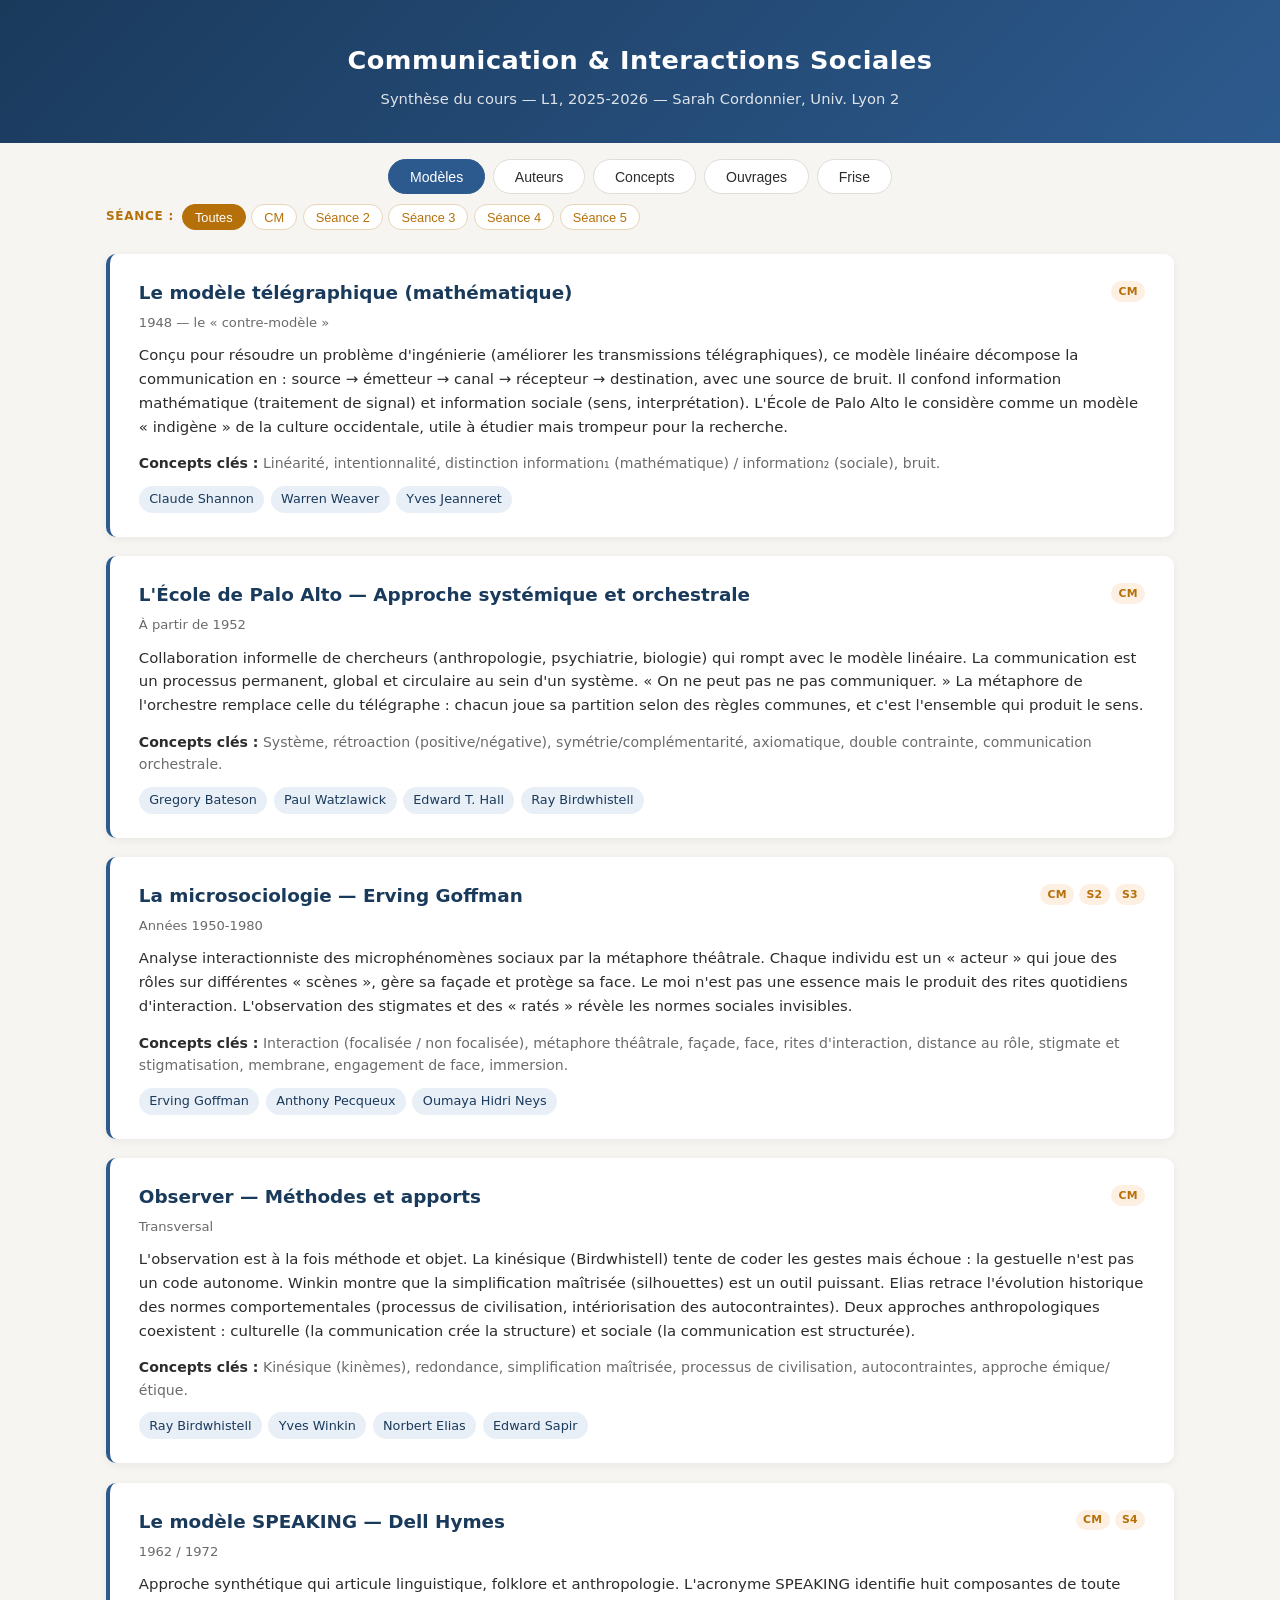
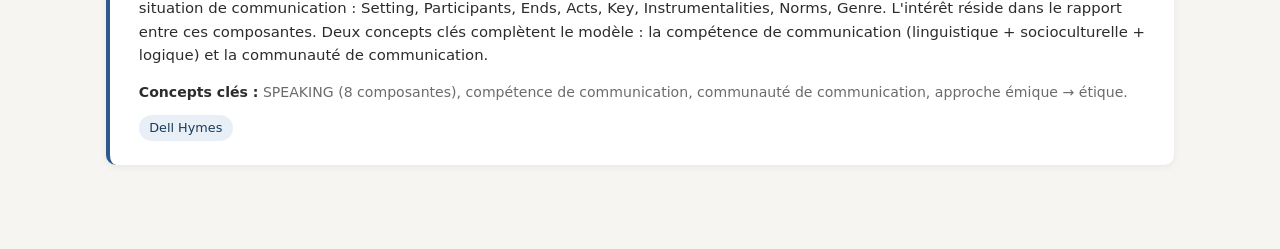
<file: index.html>
<!DOCTYPE html>
<html lang="fr">
<head>
<meta charset="UTF-8">
<meta name="viewport" content="width=device-width, initial-scale=1.0">
<title>Communication & Interactions Sociales — Synthèse concepts</title>
<link rel="stylesheet" href="styles.css">
</head>
<body>

<header>
  <h1>Communication &amp; Interactions Sociales</h1>
  <p>Synthèse du cours — L1, 2025-2026 — Sarah Cordonnier, Univ. Lyon 2</p>
</header>

<nav>
  <button class="active" data-view="models">Modèles</button>
  <button data-view="authors">Auteurs</button>
  <button data-view="concepts">Concepts</button>
  <button data-view="ouvrages">Ouvrages</button>
  <button data-view="timeline">Frise</button>
</nav>

<div class="seance-bar">
  <span class="seance-bar-label">Séance :</span>
  <div class="filter-row" id="globalSeanceFilter"></div>
</div>

<main>

  <!-- ════════════════ MODELS VIEW ════════════════ -->
  <section id="models" class="view active"></section>

  <!-- ════════════════ AUTHORS VIEW ════════════════ -->
  <section id="authors" class="view">
    <div class="search-bar">
      <input type="text" id="search" placeholder="Rechercher un auteur…">
    </div>
    <div class="authors-grid" id="authorsGrid"></div>
  </section>

  <!-- ════════════════ CONCEPTS VIEW ════════════════ -->
  <section id="concepts" class="view">
    <div class="search-bar">
      <input type="text" id="searchConcepts" placeholder="Rechercher un concept…">
    </div>
    <div id="conceptsFilters"></div>
    <div class="concepts-list" id="conceptsList"></div>
  </section>

  <!-- ════════════════ OUVRAGES VIEW ════════════════ -->
  <section id="ouvrages" class="view">
    <div class="search-bar">
      <input type="text" id="searchOuvrages" placeholder="Rechercher un ouvrage, un auteur…">
    </div>
    <div class="ouvrages-list" id="ouvragesList"></div>
  </section>

  <!-- ════════════════ TIMELINE VIEW ════════════════ -->
  <section id="timeline" class="view">
    <div class="tl-legend" id="tlLegend">
      <div class="tl-legend-item"><span class="tl-legend-dot model-legend"></span> Modèle / courant</div>
      <div class="tl-legend-item"><span class="tl-legend-dot work-legend"></span> Œuvre clé</div>
    </div>
    <div class="timeline" id="timelineContainer"></div>
  </section>

</main>

<!-- ════════════════ DETAIL OVERLAY ════════════════ -->
<div class="detail-overlay" id="detailOverlay">
  <div class="detail-panel" id="detailPanel"></div>
</div>

<script src="app.js"></script>
</body>
</html>
</file>
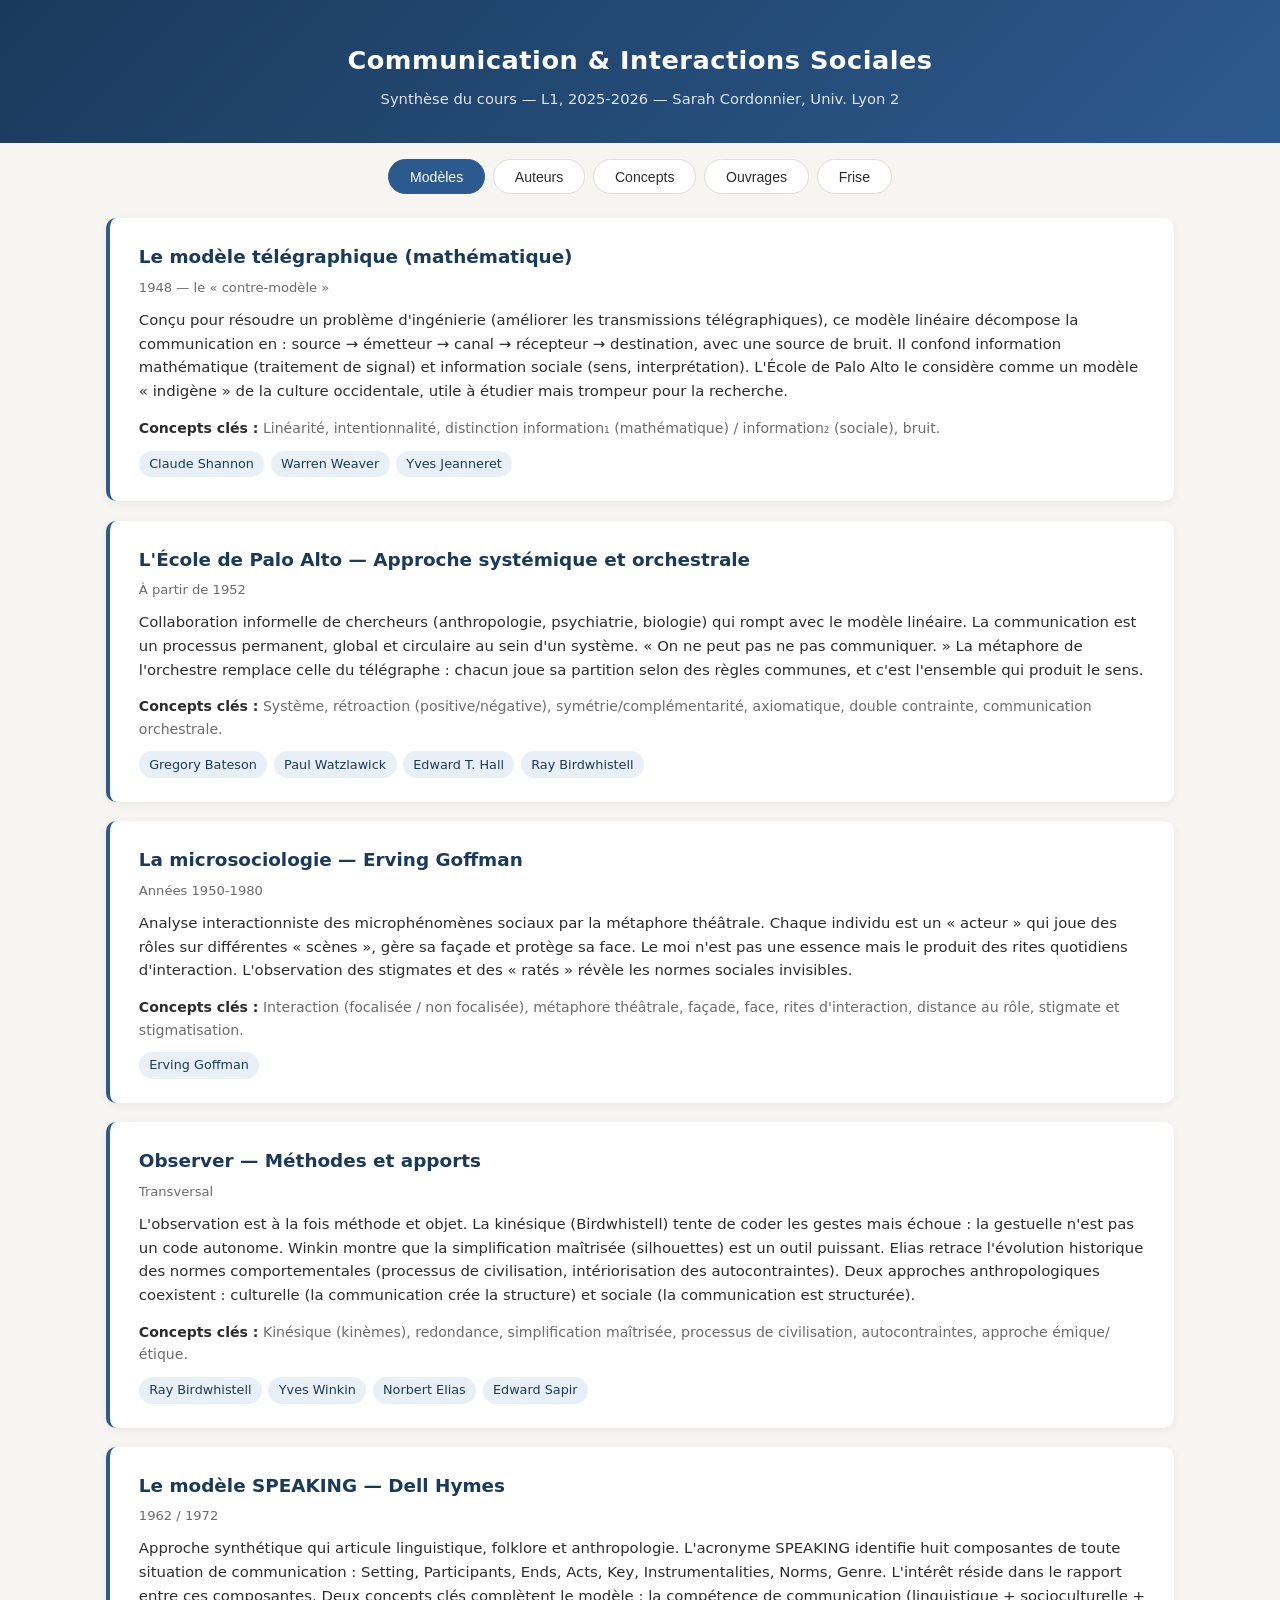
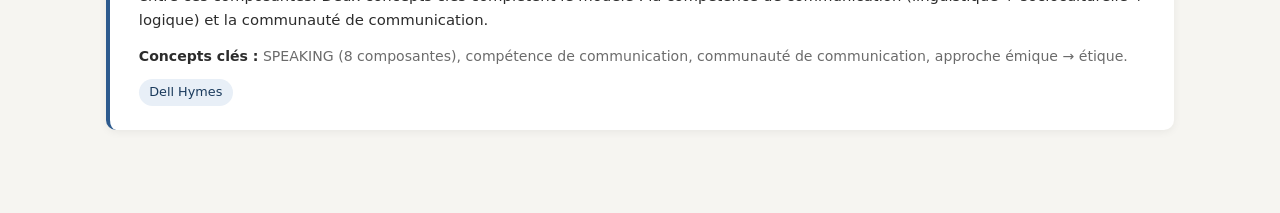
<file: communication-models.html>
<!DOCTYPE html>
<html lang="fr">
<head>
<meta charset="UTF-8">
<meta name="viewport" content="width=device-width, initial-scale=1.0">
<title>Communication & Interactions Sociales — Synthèse</title>
<style>
  :root {
    --bg: #f6f5f1;
    --card: #ffffff;
    --accent: #2d5a8e;
    --accent-light: #e8eff7;
    --accent-dark: #1a3a5c;
    --accent2: #7b5ea7;
    --accent2-light: #f0ebf7;
    --accent2-dark: #5a3d82;
    --text: #2c2c2c;
    --text-light: #6b6b6b;
    --border: #e0ddd8;
    --tag-bg: #eae7e0;
    --shadow: 0 2px 8px rgba(0,0,0,.06);
    --radius: 10px;
  }

  * { margin: 0; padding: 0; box-sizing: border-box; }

  body {
    font-family: 'Segoe UI', system-ui, -apple-system, sans-serif;
    background: var(--bg);
    color: var(--text);
    line-height: 1.6;
  }

  /* ── Header ── */
  header {
    background: linear-gradient(135deg, var(--accent-dark), var(--accent));
    color: #fff;
    padding: 2.5rem 2rem 2rem;
    text-align: center;
  }
  header h1 { font-size: 1.6rem; font-weight: 700; letter-spacing: .02em; }
  header p { opacity: .85; font-size: .92rem; margin-top: .4rem; }

  /* ── Navigation tabs ── */
  nav {
    display: flex;
    justify-content: center;
    gap: .5rem;
    padding: 1rem 1rem 0;
    position: sticky;
    top: 0;
    background: var(--bg);
    z-index: 100;
  }
  nav button {
    padding: .55rem 1.3rem;
    border: 1.5px solid var(--border);
    background: var(--card);
    border-radius: 999px;
    font-size: .88rem;
    cursor: pointer;
    transition: all .2s;
    font-weight: 500;
    color: var(--text);
  }
  nav button:hover { border-color: var(--accent); color: var(--accent); }
  nav button.active {
    background: var(--accent);
    color: #fff;
    border-color: var(--accent);
  }

  /* ── Main layout ── */
  main { max-width: 1100px; margin: 0 auto; padding: 1.5rem 1rem 4rem; }

  .view { display: none; }
  .view.active { display: block; }

  /* ── Models view ── */
  .model-card {
    background: var(--card);
    border-radius: var(--radius);
    box-shadow: var(--shadow);
    padding: 1.5rem 1.8rem;
    margin-bottom: 1.2rem;
    border-left: 4px solid var(--accent);
    transition: transform .15s;
  }
  .model-card:hover { transform: translateY(-2px); }
  .model-card h2 { font-size: 1.15rem; color: var(--accent-dark); margin-bottom: .3rem; }
  .model-card .period { font-size: .82rem; color: var(--text-light); margin-bottom: .7rem; }
  .model-card .desc { font-size: .93rem; margin-bottom: .8rem; }
  .model-card .concepts { font-size: .88rem; color: var(--text-light); margin-bottom: .7rem; }
  .model-card .concepts strong { color: var(--text); }

  .tags { display: flex; flex-wrap: wrap; gap: .4rem; }
  .tag {
    display: inline-block;
    background: var(--accent-light);
    color: var(--accent-dark);
    font-size: .8rem;
    padding: .2rem .65rem;
    border-radius: 999px;
    cursor: pointer;
    transition: all .18s;
    font-weight: 500;
  }
  .tag:hover { background: var(--accent); color: #fff; }

  /* ── Authors view ── */
  .search-bar {
    display: flex; align-items: center; gap: .6rem; margin-bottom: 1.2rem;
  }
  .search-bar input {
    flex: 1; padding: .6rem 1rem;
    border: 1.5px solid var(--border); border-radius: 999px;
    font-size: .92rem; outline: none; transition: border .2s; background: var(--card);
  }
  .search-bar input:focus { border-color: var(--accent); }

  .authors-grid {
    display: grid;
    grid-template-columns: repeat(auto-fill, minmax(300px, 1fr));
    gap: 1rem;
  }
  .author-card {
    background: var(--card); border-radius: var(--radius); box-shadow: var(--shadow);
    padding: 1.3rem 1.5rem; cursor: pointer; transition: all .18s;
    border: 1.5px solid transparent;
  }
  .author-card:hover { border-color: var(--accent); transform: translateY(-2px); }
  .author-card h3 { font-size: 1.05rem; color: var(--accent-dark); margin-bottom: .15rem; }
  .author-card .dates { font-size: .8rem; color: var(--text-light); margin-bottom: .5rem; }
  .author-card .model-tag {
    display: inline-block; background: var(--tag-bg); font-size: .78rem;
    padding: .15rem .55rem; border-radius: 999px; color: var(--text-light); margin-bottom: .5rem;
  }
  .author-card .preview { font-size: .85rem; color: var(--text-light); }

  /* ── Author detail (modal) ── */
  .detail-overlay {
    display: none; position: fixed; inset: 0; background: rgba(0,0,0,.35);
    z-index: 200; justify-content: center; align-items: center; padding: 1.5rem;
  }
  .detail-overlay.open { display: flex; }

  .detail-panel {
    background: var(--card); border-radius: var(--radius); max-width: 680px; width: 100%;
    max-height: 85vh; overflow-y: auto; padding: 2rem 2.2rem;
    box-shadow: 0 12px 40px rgba(0,0,0,.15); position: relative;
  }
  .detail-panel .close-btn {
    position: absolute; top: 1rem; right: 1.2rem; background: none; border: none;
    font-size: 1.4rem; cursor: pointer; color: var(--text-light); line-height: 1;
  }
  .detail-panel .close-btn:hover { color: var(--text); }
  .detail-panel h2 { font-size: 1.35rem; color: var(--accent-dark); margin-bottom: .1rem; }
  .detail-panel .dates { font-size: .88rem; color: var(--text-light); margin-bottom: 1rem; }
  .detail-panel .section-label {
    font-size: .78rem; font-weight: 600; text-transform: uppercase;
    letter-spacing: .06em; color: var(--accent); margin-top: 1.2rem; margin-bottom: .4rem;
  }
  .detail-panel .model-badge {
    display: inline-block; background: var(--accent-light); color: var(--accent-dark);
    padding: .25rem .75rem; border-radius: 999px; font-size: .88rem; font-weight: 500;
  }
  .concept-item { background: var(--bg); border-radius: 8px; padding: .8rem 1rem; margin-bottom: .5rem; }
  .concept-item .name { font-weight: 600; color: var(--accent-dark); font-size: .95rem; }
  .concept-item .def { font-size: .88rem; color: var(--text); margin-top: .2rem; }

  /* ── Concepts view ── */
  .filter-group { margin-bottom: .8rem; }
  .filter-group-label {
    font-size: .72rem; font-weight: 600; text-transform: uppercase;
    letter-spacing: .06em; margin-bottom: .35rem; display: block;
  }
  .filter-group-label.model-label-title { color: var(--accent); }
  .filter-group-label.author-label-title { color: var(--accent2); }

  .filter-row { display: flex; flex-wrap: wrap; gap: .35rem; }

  .filter-btn {
    padding: .28rem .75rem; border-radius: 999px; font-size: .8rem;
    cursor: pointer; transition: all .2s; font-weight: 500;
  }
  .filter-btn.model-filter {
    border: 1.5px solid var(--border); background: var(--card); color: var(--text-light);
  }
  .filter-btn.model-filter:hover { border-color: var(--accent); color: var(--accent); }
  .filter-btn.model-filter.active { background: var(--accent); color: #fff; border-color: var(--accent); }

  .filter-btn.author-filter {
    border: 1.5px solid #d5cfe6; background: var(--card); color: var(--accent2);
  }
  .filter-btn.author-filter:hover { border-color: var(--accent2); color: var(--accent2-dark); }
  .filter-btn.author-filter.active { background: var(--accent2); color: #fff; border-color: var(--accent2); }

  .concepts-list { display: flex; flex-direction: column; gap: .8rem; }

  .concept-card {
    background: var(--card); border-radius: var(--radius); box-shadow: var(--shadow);
    padding: 1.2rem 1.5rem; border-left: 4px solid var(--accent); transition: transform .15s;
  }
  .concept-card:hover { transform: translateY(-2px); }
  .concept-card h3 { font-size: 1.05rem; color: var(--accent-dark); margin-bottom: .25rem; }
  .concept-card .concept-def { font-size: .9rem; color: var(--text); margin-bottom: .7rem; }
  .concept-card .concept-meta { display: flex; flex-wrap: wrap; align-items: center; gap: .4rem; }
  .concept-card .concept-meta .author-link {
    display: inline-block; background: var(--accent2-light); color: var(--accent2-dark);
    font-size: .8rem; padding: .18rem .6rem; border-radius: 999px;
    cursor: pointer; font-weight: 500; transition: all .18s;
  }
  .concept-card .concept-meta .author-link:hover { background: var(--accent2); color: #fff; }
  .concept-card .concept-meta .model-label-tag {
    display: inline-block; background: var(--accent-light); font-size: .75rem;
    padding: .15rem .55rem; border-radius: 999px; color: var(--accent-dark);
  }

  /* ── Ouvrages view ── */
  .ouvrages-list { display: flex; flex-direction: column; gap: .8rem; }

  .ouvrage-card {
    background: var(--card); border-radius: var(--radius); box-shadow: var(--shadow);
    padding: 1.3rem 1.5rem; border-left: 4px solid var(--accent2); transition: transform .15s;
  }
  .ouvrage-card:hover { transform: translateY(-2px); }
  .ouvrage-card .ouvrage-header { display: flex; justify-content: space-between; align-items: baseline; flex-wrap: wrap; gap: .4rem; }
  .ouvrage-card h3 {
    font-size: 1.05rem; color: var(--accent-dark); font-style: italic; margin-bottom: .1rem;
  }
  .ouvrage-card .ouvrage-year {
    font-size: .82rem; font-weight: 700; color: var(--accent); white-space: nowrap;
  }
  .ouvrage-card .ouvrage-author {
    font-size: .9rem; color: var(--accent2-dark); font-weight: 500; margin-bottom: .4rem;
    cursor: pointer; transition: color .15s;
  }
  .ouvrage-card .ouvrage-author:hover { color: var(--accent2); }
  .ouvrage-card .ouvrage-ref {
    font-size: .82rem; color: var(--text-light); margin-bottom: .5rem;
  }
  .ouvrage-card .ouvrage-desc { font-size: .88rem; color: var(--text); margin-bottom: .6rem; }
  .ouvrage-card .ouvrage-concepts-label {
    font-size: .72rem; font-weight: 600; text-transform: uppercase;
    letter-spacing: .06em; color: var(--accent); margin-bottom: .3rem;
  }
  .ouvrage-card .ouvrage-concepts-list {
    display: flex; flex-wrap: wrap; gap: .3rem;
  }
  .ouvrage-card .ouvrage-concept-tag {
    display: inline-block; background: var(--bg); font-size: .78rem;
    padding: .15rem .55rem; border-radius: 999px; color: var(--accent-dark); font-weight: 500;
  }
  .ouvrage-card .ouvrage-meta { display: flex; flex-wrap: wrap; gap: .3rem; margin-top: .5rem; }
  .ouvrage-card .ouvrage-model-tag {
    display: inline-block; background: var(--accent-light); font-size: .73rem;
    padding: .12rem .5rem; border-radius: 999px; color: var(--accent-dark);
  }

  /* ── Timeline view ── */
  .timeline { position: relative; padding: 1rem 0 1rem 2.5rem; }
  .timeline::before {
    content: ''; position: absolute; left: 1rem; top: 0; bottom: 0;
    width: 3px; background: linear-gradient(to bottom, var(--accent), var(--accent2));
    border-radius: 2px;
  }
  .tl-item { position: relative; margin-bottom: 1.8rem; }
  .tl-dot {
    position: absolute; left: -1.85rem; top: .45rem; width: 14px; height: 14px;
    border-radius: 50%; border: 3px solid var(--accent); background: var(--card); z-index: 2;
  }
  .tl-dot.model-dot { border-color: var(--accent); }
  .tl-dot.work-dot { border-color: var(--accent2); background: var(--accent2-light); }

  .tl-year {
    font-size: .78rem; font-weight: 700; color: var(--accent);
    text-transform: uppercase; letter-spacing: .05em; margin-bottom: .2rem;
  }
  .tl-card {
    background: var(--card); border-radius: var(--radius); box-shadow: var(--shadow);
    padding: 1rem 1.3rem; border-left: 3px solid transparent;
  }
  .tl-card.model-event { border-left-color: var(--accent); }
  .tl-card.work-event { border-left-color: var(--accent2); }

  .tl-card h3 { font-size: 1rem; color: var(--accent-dark); margin-bottom: .15rem; }
  .tl-card .tl-author { font-size: .85rem; color: var(--accent2-dark); font-weight: 500; }
  .tl-card .tl-desc { font-size: .85rem; color: var(--text-light); margin-top: .3rem; }
  .tl-card .tl-tags { margin-top: .4rem; display: flex; flex-wrap: wrap; gap: .3rem; }
  .tl-card .tl-tags .tl-tag {
    font-size: .73rem; padding: .12rem .5rem; border-radius: 999px;
  }
  .tl-tag.tl-model-tag { background: var(--accent-light); color: var(--accent-dark); }
  .tl-tag.tl-author-tag {
    background: var(--accent2-light); color: var(--accent2-dark);
    cursor: pointer; transition: all .18s;
  }
  .tl-tag.tl-author-tag:hover { background: var(--accent2); color: #fff; }

  .tl-legend {
    display: flex; gap: 1.5rem; margin-bottom: 1.2rem; font-size: .82rem; color: var(--text-light);
  }
  .tl-legend-item { display: flex; align-items: center; gap: .4rem; }
  .tl-legend-dot {
    width: 12px; height: 12px; border-radius: 50%; border: 3px solid;
  }
  .tl-legend-dot.model-legend { border-color: var(--accent); background: var(--card); }
  .tl-legend-dot.work-legend { border-color: var(--accent2); background: var(--accent2-light); }

  /* ── Responsive ── */
  @media (max-width: 600px) {
    header h1 { font-size: 1.25rem; }
    .detail-panel { padding: 1.4rem; }
    .authors-grid { grid-template-columns: 1fr; }
    nav button { font-size: .8rem; padding: .45rem .9rem; }
    .timeline { padding-left: 2rem; }
  }
</style>
</head>
<body>

<header>
  <h1>Communication &amp; Interactions Sociales</h1>
  <p>Synthèse du cours — L1, 2025-2026 — Sarah Cordonnier, Univ. Lyon 2</p>
</header>

<nav>
  <button class="active" data-view="models">Modèles</button>
  <button data-view="authors">Auteurs</button>
  <button data-view="concepts">Concepts</button>
  <button data-view="ouvrages">Ouvrages</button>
  <button data-view="timeline">Frise</button>
</nav>

<main>

  <!-- ════════════════ MODELS VIEW ════════════════ -->
  <section id="models" class="view active"></section>

  <!-- ════════════════ AUTHORS VIEW ════════════════ -->
  <section id="authors" class="view">
    <div class="search-bar">
      <input type="text" id="search" placeholder="Rechercher un auteur…">
    </div>
    <div class="authors-grid" id="authorsGrid"></div>
  </section>

  <!-- ════════════════ CONCEPTS VIEW ════════════════ -->
  <section id="concepts" class="view">
    <div class="search-bar">
      <input type="text" id="searchConcepts" placeholder="Rechercher un concept…">
    </div>
    <div id="conceptsFilters"></div>
    <div class="concepts-list" id="conceptsList"></div>
  </section>

  <!-- ════════════════ OUVRAGES VIEW ════════════════ -->
  <section id="ouvrages" class="view">
    <div class="search-bar">
      <input type="text" id="searchOuvrages" placeholder="Rechercher un ouvrage, un auteur…">
    </div>
    <div class="ouvrages-list" id="ouvragesList"></div>
  </section>

  <!-- ════════════════ TIMELINE VIEW ════════════════ -->
  <section id="timeline" class="view">
    <div class="tl-legend" id="tlLegend">
      <div class="tl-legend-item"><span class="tl-legend-dot model-legend"></span> Modèle / courant</div>
      <div class="tl-legend-item"><span class="tl-legend-dot work-legend"></span> Œuvre clé</div>
    </div>
    <div class="timeline" id="timelineContainer"></div>
  </section>

</main>

<!-- ════════════════ DETAIL OVERLAY ════════════════ -->
<div class="detail-overlay" id="detailOverlay">
  <div class="detail-panel" id="detailPanel"></div>
</div>

<script>
// ═══════════════════════════════════════════
//  DATA
// ═══════════════════════════════════════════

const models = [
  {
    id: "telegraphique",
    name: "Le modèle télégraphique (mathématique)",
    period: "1948 — le « contre-modèle »",
    desc: "Conçu pour résoudre un problème d'ingénierie (améliorer les transmissions télégraphiques), ce modèle linéaire décompose la communication en : source → émetteur → canal → récepteur → destination, avec une source de bruit. Il confond information mathématique (traitement de signal) et information sociale (sens, interprétation). L'École de Palo Alto le considère comme un modèle « indigène » de la culture occidentale, utile à étudier mais trompeur pour la recherche.",
    concepts: "Linéarité, intentionnalité, distinction information₁ (mathématique) / information₂ (sociale), bruit.",
    authors: ["Claude Shannon", "Warren Weaver", "Yves Jeanneret"]
  },
  {
    id: "palo-alto",
    name: "L'École de Palo Alto — Approche systémique et orchestrale",
    period: "À partir de 1952",
    desc: "Collaboration informelle de chercheurs (anthropologie, psychiatrie, biologie) qui rompt avec le modèle linéaire. La communication est un processus permanent, global et circulaire au sein d'un système. « On ne peut pas ne pas communiquer. » La métaphore de l'orchestre remplace celle du télégraphe : chacun joue sa partition selon des règles communes, et c'est l'ensemble qui produit le sens.",
    concepts: "Système, rétroaction (positive/négative), symétrie/complémentarité, axiomatique, double contrainte, communication orchestrale.",
    authors: ["Gregory Bateson", "Paul Watzlawick", "Edward T. Hall", "Ray Birdwhistell"]
  },
  {
    id: "microsociologie",
    name: "La microsociologie — Erving Goffman",
    period: "Années 1950-1980",
    desc: "Analyse interactionniste des microphénomènes sociaux par la métaphore théâtrale. Chaque individu est un « acteur » qui joue des rôles sur différentes « scènes », gère sa façade et protège sa face. Le moi n'est pas une essence mais le produit des rites quotidiens d'interaction. L'observation des stigmates et des « ratés » révèle les normes sociales invisibles.",
    concepts: "Interaction (focalisée / non focalisée), métaphore théâtrale, façade, face, rites d'interaction, distance au rôle, stigmate et stigmatisation.",
    authors: ["Erving Goffman"]
  },
  {
    id: "observation",
    name: "Observer — Méthodes et apports",
    period: "Transversal",
    desc: "L'observation est à la fois méthode et objet. La kinésique (Birdwhistell) tente de coder les gestes mais échoue : la gestuelle n'est pas un code autonome. Winkin montre que la simplification maîtrisée (silhouettes) est un outil puissant. Elias retrace l'évolution historique des normes comportementales (processus de civilisation, intériorisation des autocontraintes). Deux approches anthropologiques coexistent : culturelle (la communication crée la structure) et sociale (la communication est structurée).",
    concepts: "Kinésique (kinèmes), redondance, simplification maîtrisée, processus de civilisation, autocontraintes, approche émique/étique.",
    authors: ["Ray Birdwhistell", "Yves Winkin", "Norbert Elias", "Edward Sapir"]
  },
  {
    id: "speaking",
    name: "Le modèle SPEAKING — Dell Hymes",
    period: "1962 / 1972",
    desc: "Approche synthétique qui articule linguistique, folklore et anthropologie. L'acronyme SPEAKING identifie huit composantes de toute situation de communication : Setting, Participants, Ends, Acts, Key, Instrumentalities, Norms, Genre. L'intérêt réside dans le rapport entre ces composantes. Deux concepts clés complètent le modèle : la compétence de communication (linguistique + socioculturelle + logique) et la communauté de communication.",
    concepts: "SPEAKING (8 composantes), compétence de communication, communauté de communication, approche émique → étique.",
    authors: ["Dell Hymes"]
  }
];

const authors = [
  {
    id: "shannon", name: "Claude Shannon", dates: "1916 – 2001", models: ["telegraphique"],
    concepts: [
      { name: "Modèle mathématique de la communication", def: "Schéma linéaire : source d'information → émetteur → canal (avec bruit) → récepteur → destination. Conçu pour optimiser la transmission du signal télégraphique." },
      { name: "Information mathématique (information₁)", def: "Mesure quantitative du signal transmis, indépendante du sens. La machine ne comprend rien ; l'efficacité repose sur l'exclusion du sens." },
      { name: "Niveaux de la communication", def: "Trois niveaux distincts : technique (fidélité du signal), sémantique (signification), efficacité (effet sur le destinataire)." }
    ]
  },
  {
    id: "weaver", name: "Warren Weaver", dates: "1894 – 1978", models: ["telegraphique"],
    concepts: [
      { name: "Vulgarisation du modèle mathématique", def: "Co-auteur de la Théorie mathématique de la communication (1949), Weaver a étendu et popularisé le modèle de Shannon en le présentant comme applicable à toute forme de communication humaine, ce qui a contribué à la confusion entre niveaux technique et sémantique." }
    ]
  },
  {
    id: "jeanneret", name: "Yves Jeanneret", dates: "1951 – 2020", models: ["telegraphique"],
    concepts: [
      { name: "Information₁ vs information₂", def: "Distinction cruciale entre l'information mathématique (traitement formel de signaux) et l'information sociale (qui suppose interprétation et production de sens). Les deux processus sont radicalement différents." },
      { name: "Critique des « technologies de l'information »", def: "L'expression « technologies de l'information » entretient une confusion entre le traitement du signal et la production de sens. L'information sociale a pour condition l'interprétation, que l'information mathématique élimine." }
    ]
  },
  {
    id: "bateson", name: "Gregory Bateson", dates: "1904 – 1980", models: ["palo-alto"],
    concepts: [
      { name: "Communication systémique", def: "La communication a lieu au sein d'un système (parallèle culture → communication). La communication est la matrice dans laquelle sont enchâssées toutes les activités humaines." },
      { name: "Rétroaction (feedback)", def: "Mécanisme par lequel les effets d'une action reviennent modifier l'action elle-même. Peut être symétrique (le comportement de A stimule B dans le même sens) ou complémentaire (sens contraire)." },
      { name: "Rétroaction positive / négative", def: "Effets sur le système : la rétroaction positive amplifie et déstabilise (escalade) ; la rétroaction négative stabilise et régule le système." }
    ]
  },
  {
    id: "watzlawick", name: "Paul Watzlawick", dates: "1921 – 2007", models: ["palo-alto"],
    concepts: [
      { name: "Axiomatique de la communication", def: "Cinq axiomes fondamentaux posés dans Une logique de la communication (1967) qui décrivent les propriétés inévitables de toute interaction." },
      { name: "Axiome 1 : On ne peut pas ne pas communiquer", def: "Tout comportement a valeur de message. Activité ou inactivité, parole ou silence, tout est communication." },
      { name: "Axiome 2 : Contenu et relation", def: "Toute communication possède un contenu (ce qui est dit) et définit une relation (comment c'est dit, rapport entre les interactants)." },
      { name: "Axiome 3 : Ponctuation", def: "Toute communication est une suite d'interactions que chacun ponctue à sa manière (chacun découpe le flux différemment)." },
      { name: "Axiome 4 : Codes analogiques et digitaux", def: "La communication utilise simultanément des codes digitaux (langage verbal, discret) et analogiques (gestes, ton, continu)." },
      { name: "Axiome 5 : Symétrie et complémentarité", def: "Les échanges sont soit symétriques (relation d'égalité) soit complémentaires (relation de différence), et la rétroaction renforce ou modifie le système." },
      { name: "Double contrainte (double bind)", def: "Communication paradoxale : un message affirme quelque chose (contenu) et son contraire (relation), dans une situation où le récepteur ne peut pas sortir du cadre. Ex : « Soyez spontané »." },
      { name: "Communication pathologique", def: "Pour chacun des cinq axiomes, il existe une forme pathologique de communication. Résolutions possibles : métacommunication ou repli." }
    ]
  },
  {
    id: "hall", name: "Edward T. Hall", dates: "1914 – 2009", models: ["palo-alto"],
    concepts: [
      { name: "Proxémique", def: "Ensemble des observations et théories concernant l'usage que l'homme fait de l'espace en tant que produit culturel spécifique." },
      { name: "Quatre distances interpersonnelles", def: "Distance intime (0-45 cm), personnelle (45-125 cm), sociale (125 cm - 3,6 m), publique (> 3,6 m). Chacune avec un mode proche et un mode lointain." },
      { name: "Culture comme écosystème", def: "Chaque culture construit des « mondes perceptifs différents ». Les individus apprennent dès l'enfance à filtrer les données sensorielles selon des modèles culturels qui semblent fixés pour la vie." },
      { name: "Crible perceptif culturel", def: "Processus de sélection sensorielle propre à chaque culture : certains stimuli sont retenus, d'autres éliminés. Les environnements architecturaux et urbains en sont l'expression." }
    ]
  },
  {
    id: "birdwhistell", name: "Ray Birdwhistell", dates: "1918 – 1994", models: ["palo-alto", "observation"],
    concepts: [
      { name: "Kinésique", def: "Tentative de codifier le langage des gestes en unités minimales (kinèmes), inspirée de la linguistique structurale. L'échec de cette entreprise montre que la gestuelle n'est pas un code autonome." },
      { name: "Redondance communicationnelle", def: "Ce qui prime dans la communication n'est pas un code gestuel isolé mais la redondance entre différents canaux. Être membre d'une culture, c'est être prévisible." }
    ]
  },
  {
    id: "goffman", name: "Erving Goffman", dates: "1922 – 1982", models: ["microsociologie"],
    concepts: [
      { name: "Interaction focalisée / non focalisée", def: "Focalisée : les personnes collaborent pour maintenir un centre d'intérêt unique (conversation). Non focalisée : gestion de la coprésence (un coup d'œil, entrer dans un champ visuel)." },
      { name: "Métaphore théâtrale", def: "La vie sociale est analysée comme une représentation : chacun joue des rôles sur une scène, avec une façade, un décor, et des coulisses. La réalité est une construction collective." },
      { name: "Façade", def: "Ensemble d'éléments (expression verbale, gestes, postures, vêtements, décor) permettant à l'acteur de contrôler l'image qu'il projette." },
      { name: "Face", def: "Valeur sociale positive qu'une personne revendique à travers sa ligne d'action. Chacun doit préserver sa propre face et celle de ses partenaires." },
      { name: "Rites d'interaction", def: "Échanges de politesses, tact, savoir-vivre qui maintiennent l'ordre social. La face sociale est un prêt consenti par la société : si on ne s'en montre pas digne, elle est retirée." },
      { name: "Distance au rôle", def: "Degré d'implication ou de détachement par rapport au rôle joué dans la situation." },
      { name: "Stigmate et stigmatisation", def: "Un attribut qui disqualifie dans les interactions. Le stigmate est variable selon les situations, visible ou invisible. Son observation révèle les normes sociales invisibles." },
      { name: "Passing (dissimulation du stigmate)", def: "Stratégie consistant à dissimuler un attribut stigmatisant pour feindre d'appartenir à la « norme » (ex : cacher son accent)." }
    ]
  },
  {
    id: "winkin", name: "Yves Winkin", dates: "1953 –", models: ["palo-alto", "observation"],
    concepts: [
      { name: "Anthropologie de la communication", def: "Approche qui considère le modèle télégraphique comme un modèle « indigène » occidental. Observer la communication, c'est s'intéresser aux règles explicites et implicites qui font de nous les membres d'une culture." },
      { name: "Simplification maîtrisée (silhouettage)", def: "Méthode d'observation consistant à éliminer les informations superfétatoires (psychologiques, vestimentaires) pour travailler avec des corps en mouvement, créant une rupture avec les fausses évidences du sens commun." },
      { name: "Communication orchestrale", def: "Métaphore centrale : la communication est comme un orchestre où chacun joue sa partition selon des règles communes. Les notions d'émetteur/récepteur s'effacent au profit de l'activité sociale collective." }
    ]
  },
  {
    id: "elias", name: "Norbert Elias", dates: "1897 – 1990", models: ["observation"],
    concepts: [
      { name: "Processus de civilisation", def: "Évolution historique (XIe – XXe siècle) par laquelle les comportements liés aux fonctions naturelles (manger, se moucher, etc.) sont progressivement régulés, ritualisés et masqués." },
      { name: "Autocontraintes", def: "Intériorisation des règles extérieures : la norme sociale n'a plus besoin d'être imposée de l'extérieur car l'individu l'a faite sienne." },
      { name: "Civilité", def: "Concept issu du Traité de bonnes manières d'Érasme (1530). Le comportement extérieur relève d'un apprentissage social, pas seulement d'une disposition innée." }
    ]
  },
  {
    id: "hymes", name: "Dell Hymes", dates: "1927 – 2009", models: ["speaking"],
    concepts: [
      { name: "Modèle SPEAKING", def: "Huit composantes de toute situation de communication : Setting (cadre), Participants, Ends (finalité), Acts (contenu et forme), Key (tonalité), Instrumentalities (moyens), Norms (d'interaction et d'interprétation), Genre (type d'activité de langage)." },
      { name: "Compétence de communication", def: "Capacité à aborder les situations sociales dans leur diversité. Comprend trois dimensions : compétence linguistique, socioculturelle et logique." },
      { name: "Communauté de communication", def: "Groupe d'êtres humains ayant en commun des pratiques et des règles de communication. La compétence de communication n'existe qu'au sein d'une telle communauté." }
    ]
  },
  {
    id: "sapir", name: "Edward Sapir", dates: "1884 – 1939", models: ["observation"],
    concepts: [
      { name: "Culture comme code secret", def: "La culture est le « code secret et compliqué, écrit nulle part, connu de personne, mais compris par tous ». Cette idée a inspiré les travaux de Birdwhistell sur l'articulation entre culture et communication." }
    ]
  },
  {
    id: "goodenough", name: "Ward Goodenough", dates: "1919 – 2013", models: ["palo-alto"],
    concepts: [
      { name: "Culture comme compétence", def: "La culture est « tout ce qu'il faut savoir pour être membre » d'un groupe. Définition minimale qui ouvre la voie à l'analyse des règles explicites et implicites, du savoir latent et manifeste." }
    ]
  },
  {
    id: "ollivier", name: "Bruno Ollivier", dates: "", models: ["palo-alto", "microsociologie"],
    concepts: [
      { name: "Communication orchestrale (formulation)", def: "Il n'existe de communication que dans un groupe (l'orchestre), dans lequel chacun joue sa partition selon des règles communes. Les fonctions d'émetteur et de récepteur s'effacent au profit de la communication comme activité sociale." },
      { name: "Dispositif", def: "Concept mobilisé pour analyser les situations de communication dans leur dimension matérielle et organisationnelle." }
    ]
  },
  {
    id: "scott", name: "James C. Scott", dates: "1936 – 2024", models: ["microsociologie"],
    concepts: [
      { name: "Arts de la résistance", def: "Analyse des rapports de domination : les normes sociales (étiquette, bienséance) nous forcent à sacrifier de la franchise pour entretenir des relations. Cette prudence peut être stratégique face aux rapports de pouvoir." }
    ]
  },
  {
    id: "olivesi", name: "Stéphane Olivesi", dates: "", models: ["palo-alto"],
    concepts: [
      { name: "Critique de Hall", def: "Les variations culturelles et spatiales mises en évidence par Hall ne doivent pas occulter les différences sociales au sein d'une même culture. Un individu communique souvent mieux avec quelqu'un de culture différente mais de même niveau social." }
    ]
  }
];

const modelNames = {
  telegraphique: "Modèle télégraphique",
  "palo-alto": "École de Palo Alto",
  microsociologie: "Microsociologie (Goffman)",
  observation: "Observation",
  speaking: "Modèle SPEAKING (Hymes)"
};

// ═══════════════════════════════════════════
//  TIMELINE DATA
// ═══════════════════════════════════════════
const timelineEvents = [
  { year: 1921, type: "work", title: "Language", author: "Edward Sapir", authorId: "sapir", model: "observation", desc: "Ouvrage fondateur sur le langage comme fait culturel. La culture y est décrite comme un code implicite partagé." },
  { year: 1939, type: "work", title: "Über den Prozess der Zivilisation", author: "Norbert Elias", authorId: "elias", model: "observation", desc: "Le processus de civilisation : étude de l'évolution des normes comportementales du XIe au XXe siècle. Concepts d'autocontrainte et de civilité." },
  { year: 1948, type: "model", title: "Modèle télégraphique", author: "Claude Shannon", authorId: "shannon", model: "telegraphique", desc: "A Mathematical Theory of Communication — naissance du modèle linéaire source → émetteur → canal → récepteur → destination." },
  { year: 1949, type: "work", title: "The Mathematical Theory of Communication", author: "Shannon & Weaver", authorId: "shannon", model: "telegraphique", desc: "Ouvrage co-écrit avec Warren Weaver qui vulgarise et étend le modèle à toute communication humaine." },
  { year: 1951, type: "work", title: "Communication: The Social Matrix of Psychiatry", author: "Bateson & Ruesch", authorId: "bateson", model: "palo-alto", desc: "La communication comme matrice de toutes les activités humaines. Prémices de l'approche systémique." },
  { year: 1952, type: "model", title: "Fondation de l'École de Palo Alto", author: "Bateson, Birdwhistell, Hall, Watzlawick…", authorId: "bateson", model: "palo-alto", desc: "Collaboration informelle de chercheurs en anthropologie, psychiatrie et biologie. Rupture avec le modèle linéaire." },
  { year: 1959, type: "work", title: "The Presentation of Self in Everyday Life", author: "Erving Goffman", authorId: "goffman", model: "microsociologie", desc: "La mise en scène de la vie quotidienne : fondement de la métaphore théâtrale. Concepts de façade, coulisses, rôle." },
  { year: 1959, type: "work", title: "The Silent Language", author: "Edward T. Hall", authorId: "hall", model: "palo-alto", desc: "Premier ouvrage de Hall sur la communication non verbale et les dimensions culturelles du temps et de l'espace." },
  { year: 1963, type: "work", title: "Stigma", author: "Erving Goffman", authorId: "goffman", model: "microsociologie", desc: "Stigmate : les usages sociaux des handicaps. Analyse de la façon dont un attribut disqualifie dans les interactions." },
  { year: 1966, type: "work", title: "The Hidden Dimension", author: "Edward T. Hall", authorId: "hall", model: "palo-alto", desc: "La dimension cachée : fondement de la proxémique. Théorie des quatre distances interpersonnelles et du crible perceptif culturel." },
  { year: 1967, type: "work", title: "Pragmatics of Human Communication", author: "Watzlawick, Beavin, Jackson", authorId: "watzlawick", model: "palo-alto", desc: "Une logique de la communication : les cinq axiomes, la double contrainte, la communication pathologique." },
  { year: 1967, type: "work", title: "Interaction Ritual", author: "Erving Goffman", authorId: "goffman", model: "microsociologie", desc: "Les rites d'interaction : face, tact, savoir-vivre. La face sociale comme prêt consenti par la société." },
  { year: 1970, type: "work", title: "Kinesics and Context", author: "Ray Birdwhistell", authorId: "birdwhistell", model: "observation", desc: "Tentative de codifier la gestuelle en kinèmes. L'échec montre que la gestuelle n'est pas un code autonome : importance de la redondance." },
  { year: 1974, type: "model", title: "Modèle SPEAKING", author: "Dell Hymes", authorId: "hymes", model: "speaking", desc: "Foundations in Sociolinguistics — huit composantes de la situation de communication. Concepts de compétence et communauté de communication." },
  { year: 1990, type: "work", title: "Domination and the Arts of Resistance", author: "James C. Scott", authorId: "scott", model: "microsociologie", desc: "Analyse des rapports de domination et des stratégies de résistance à travers les normes sociales et l'étiquette." },
  { year: 1996, type: "work", title: "Anthropologie de la communication", author: "Yves Winkin", authorId: "winkin", model: "palo-alto", desc: "Synthèse de l'approche anthropologique. Communication orchestrale, simplification maîtrisée, critique du modèle télégraphique comme modèle « indigène »." },
  { year: 1997, type: "work", title: "De l'anthropologie à l'épistémologie de la communication", author: "Stéphane Olivesi", authorId: "olivesi", model: "palo-alto", desc: "Critique des travaux de Hall : les différences sociales transcendent souvent les différences culturelles." },
  { year: 2000, type: "work", title: "Observer la communication", author: "Bruno Ollivier", authorId: "ollivier", model: "palo-alto", desc: "Naissance d'une interdiscipline. Formulation de la métaphore orchestrale et du concept de dispositif." },
  { year: 2000, type: "work", title: "Y a-t-il (vraiment) des technologies de l'information ?", author: "Yves Jeanneret", authorId: "jeanneret", model: "telegraphique", desc: "Distinction fondamentale entre information mathématique et information sociale. Critique de la confusion entretenue par l'expression « technologies de l'information »." }
];

// ═══════════════════════════════════════════
//  RENDER MODELS
// ═══════════════════════════════════════════
function renderModels() {
  const container = document.getElementById("models");
  container.innerHTML = models.map(m => `
    <div class="model-card">
      <h2>${m.name}</h2>
      <div class="period">${m.period}</div>
      <div class="desc">${m.desc}</div>
      <div class="concepts"><strong>Concepts clés :</strong> ${m.concepts}</div>
      <div class="tags">
        ${m.authors.map(a => `<span class="tag" data-author="${a}">${a}</span>`).join("")}
      </div>
    </div>
  `).join("");
  container.querySelectorAll(".tag").forEach(tag => {
    tag.addEventListener("click", () => {
      const author = authors.find(a => a.name === tag.dataset.author);
      if (author) openDetail(author);
    });
  });
}

// ═══════════════════════════════════════════
//  RENDER AUTHORS GRID
// ═══════════════════════════════════════════
function renderAuthors(filter = "") {
  const grid = document.getElementById("authorsGrid");
  const filtered = authors.filter(a => a.name.toLowerCase().includes(filter.toLowerCase()));
  grid.innerHTML = filtered.map(a => `
    <div class="author-card" data-id="${a.id}">
      <h3>${a.name}</h3>
      ${a.dates ? `<div class="dates">${a.dates}</div>` : ""}
      <div>${a.models.map(m => `<span class="model-tag">${modelNames[m]}</span>`).join(" ")}</div>
      <div class="preview">${a.concepts.length} concept${a.concepts.length > 1 ? "s" : ""} — ${a.concepts[0].name}${a.concepts.length > 1 ? ", …" : ""}</div>
    </div>
  `).join("");
  grid.querySelectorAll(".author-card").forEach(card => {
    card.addEventListener("click", () => {
      const author = authors.find(a => a.id === card.dataset.id);
      if (author) openDetail(author);
    });
  });
}

// ═══════════════════════════════════════════
//  DETAIL OVERLAY
// ═══════════════════════════════════════════
function openDetail(author) {
  const panel = document.getElementById("detailPanel");
  panel.innerHTML = `
    <button class="close-btn" id="closeDetail">&times;</button>
    <h2>${author.name}</h2>
    ${author.dates ? `<div class="dates">${author.dates}</div>` : ""}
    <div class="section-label">Modèle(s) communicationnel(s)</div>
    <div>${author.models.map(m => `<span class="model-badge">${modelNames[m]}</span>`).join(" ")}</div>
    <div class="section-label">Concepts marquants</div>
    ${author.concepts.map(c => `
      <div class="concept-item">
        <div class="name">${c.name}</div>
        <div class="def">${c.def}</div>
      </div>
    `).join("")}
  `;
  const overlay = document.getElementById("detailOverlay");
  overlay.classList.add("open");
  document.getElementById("closeDetail").addEventListener("click", closeDetail);
  overlay.addEventListener("click", e => { if (e.target === overlay) closeDetail(); });
}
function closeDetail() { document.getElementById("detailOverlay").classList.remove("open"); }

// ═══════════════════════════════════════════
//  CONCEPTS — FLAT LIST + DUAL FILTERS
// ═══════════════════════════════════════════
function buildAllConcepts() {
  const all = [];
  authors.forEach(a => {
    a.concepts.forEach(c => {
      all.push({ name: c.name, def: c.def, authorName: a.name, authorId: a.id, models: a.models });
    });
  });
  all.sort((a, b) => a.name.localeCompare(b.name, "fr"));
  return all;
}
const allConcepts = buildAllConcepts();

let activeModelFilter = null;
let activeAuthorFilter = null;

function renderConceptFilters() {
  const container = document.getElementById("conceptsFilters");
  const modelEntries = Object.entries(modelNames);
  const uniqueAuthors = authors.map(a => ({ id: a.id, name: a.name }));

  container.innerHTML = `
    <div class="filter-group">
      <span class="filter-group-label model-label-title">Par modèle</span>
      <div class="filter-row" id="modelFilters">
        <button class="filter-btn model-filter active" data-model="all">Tous</button>
        ${modelEntries.map(([id, label]) => `<button class="filter-btn model-filter" data-model="${id}">${label}</button>`).join("")}
      </div>
    </div>
    <div class="filter-group">
      <span class="filter-group-label author-label-title">Par auteur</span>
      <div class="filter-row" id="authorFilters">
        <button class="filter-btn author-filter active" data-author="all">Tous</button>
        ${uniqueAuthors.map(a => `<button class="filter-btn author-filter" data-author="${a.id}">${a.name}</button>`).join("")}
      </div>
    </div>
  `;

  container.querySelectorAll("#modelFilters .filter-btn").forEach(btn => {
    btn.addEventListener("click", () => {
      container.querySelectorAll("#modelFilters .filter-btn").forEach(b => b.classList.remove("active"));
      btn.classList.add("active");
      activeModelFilter = btn.dataset.model === "all" ? null : btn.dataset.model;
      renderConcepts(document.getElementById("searchConcepts").value);
    });
  });

  container.querySelectorAll("#authorFilters .filter-btn").forEach(btn => {
    btn.addEventListener("click", () => {
      container.querySelectorAll("#authorFilters .filter-btn").forEach(b => b.classList.remove("active"));
      btn.classList.add("active");
      activeAuthorFilter = btn.dataset.author === "all" ? null : btn.dataset.author;
      renderConcepts(document.getElementById("searchConcepts").value);
    });
  });
}

function renderConcepts(filter = "") {
  const container = document.getElementById("conceptsList");
  const lc = filter.toLowerCase();
  const filtered = allConcepts.filter(c => {
    const matchesText = !lc || c.name.toLowerCase().includes(lc) || c.def.toLowerCase().includes(lc);
    const matchesModel = !activeModelFilter || c.models.includes(activeModelFilter);
    const matchesAuthor = !activeAuthorFilter || c.authorId === activeAuthorFilter;
    return matchesText && matchesModel && matchesAuthor;
  });

  if (filtered.length === 0) {
    container.innerHTML = `<p style="color:var(--text-light);text-align:center;padding:2rem 0;">Aucun concept trouvé.</p>`;
    return;
  }

  container.innerHTML = filtered.map(c => `
    <div class="concept-card">
      <h3>${c.name}</h3>
      <div class="concept-def">${c.def}</div>
      <div class="concept-meta">
        <span class="author-link" data-author-id="${c.authorId}">${c.authorName}</span>
        ${c.models.map(m => `<span class="model-label-tag">${modelNames[m]}</span>`).join("")}
      </div>
    </div>
  `).join("");

  container.querySelectorAll(".author-link").forEach(link => {
    link.addEventListener("click", () => {
      const author = authors.find(a => a.id === link.dataset.authorId);
      if (author) openDetail(author);
    });
  });
}

// ═══════════════════════════════════════════
//  OUVRAGES DATA + RENDER
// ═══════════════════════════════════════════
const ouvrages = [
  {
    title: "Language",
    titleFr: "",
    year: 1921,
    author: "Edward Sapir",
    authorId: "sapir",
    ref: "Sapir Edward, Language: An Introduction to the Study of Speech, Harcourt Brace, New York, 1921.",
    model: "observation",
    desc: "Ouvrage fondateur sur le langage comme fait culturel. Sapir y développe l'idée que la culture est un code implicite partagé, « écrit nulle part, connu de personne, mais compris par tous ». Cette vision a profondément influencé l'anthropologie de la communication.",
    concepts: ["Culture comme code secret"]
  },
  {
    title: "Über den Prozess der Zivilisation",
    titleFr: "La civilisation des mœurs",
    year: 1939,
    author: "Norbert Elias",
    authorId: "elias",
    ref: "Elias Norbert, La civilisation des mœurs, Calmann-Lévy, Paris, 1973 (éd. orig. allemande 1939).",
    model: "observation",
    desc: "Étude monumentale de l'évolution des normes comportementales du XIe au XXe siècle, à travers les manuels de savoir-vivre. Elias montre comment les fonctions naturelles sont progressivement régulées et masquées, et comment les règles extérieures s'intériorisent en autocontraintes.",
    concepts: ["Processus de civilisation", "Autocontraintes", "Civilité"]
  },
  {
    title: "A Mathematical Theory of Communication",
    titleFr: "Théorie mathématique de la communication",
    year: 1948,
    author: "Claude Shannon",
    authorId: "shannon",
    ref: "Shannon Claude, « A Mathematical Theory of Communication », Bell System Technical Journal, vol. 27, 1948.",
    model: "telegraphique",
    desc: "Article fondateur de la théorie de l'information. Shannon y propose le schéma linéaire source → émetteur → canal → récepteur → destination, conçu pour optimiser la transmission du signal télégraphique. Ce modèle deviendra omniprésent malgré ses limitations.",
    concepts: ["Modèle mathématique de la communication", "Information mathématique (information₁)", "Niveaux de la communication"]
  },
  {
    title: "The Mathematical Theory of Communication",
    titleFr: "Théorie mathématique de la communication",
    year: 1949,
    author: "Claude Shannon & Warren Weaver",
    authorId: "shannon",
    ref: "Shannon Claude, Weaver Warren, Théorie mathématique de la communication, Retz, Paris, 1975 (éd. orig. 1949).",
    model: "telegraphique",
    desc: "Ouvrage co-écrit qui vulgarise et étend le modèle de Shannon. Weaver le présente comme applicable à toute communication humaine, contribuant à la confusion durable entre niveaux technique et sémantique.",
    concepts: ["Vulgarisation du modèle mathématique"]
  },
  {
    title: "Communication: The Social Matrix of Psychiatry",
    titleFr: "Communication et société",
    year: 1951,
    author: "Gregory Bateson & Jürgen Ruesch",
    authorId: "bateson",
    ref: "Ruesch Jürgen, Bateson Gregory, Communication et Société, Paris, Seuil, 1988 (éd. orig. 1951).",
    model: "palo-alto",
    desc: "Ouvrage fondateur affirmant que la communication est « la matrice dans laquelle sont enchâssées toutes les activités humaines ». Prémices de l'approche systémique de la communication.",
    concepts: ["Communication systémique"]
  },
  {
    title: "The Presentation of Self in Everyday Life",
    titleFr: "La mise en scène de la vie quotidienne",
    year: 1959,
    author: "Erving Goffman",
    authorId: "goffman",
    ref: "Goffman Erving, La mise en scène de la vie quotidienne, t. 1 et 2, Minuit, Paris, 1973 (éd. orig. 1959).",
    model: "microsociologie",
    desc: "Fondement de la métaphore théâtrale. Goffman analyse la vie sociale comme une représentation où chaque individu joue des rôles, gère sa façade et se replie en coulisses. La réalité est une construction collective.",
    concepts: ["Métaphore théâtrale", "Façade", "Interaction focalisée / non focalisée"]
  },
  {
    title: "The Silent Language",
    titleFr: "Le langage silencieux",
    year: 1959,
    author: "Edward T. Hall",
    authorId: "hall",
    ref: "Hall Edward T., Le langage silencieux, Seuil, Paris, 1984 (éd. orig. 1959).",
    model: "palo-alto",
    desc: "Premier ouvrage de Hall sur la communication non verbale. Il y explore les dimensions culturelles du temps et de l'espace, posant les bases de la proxémique.",
    concepts: ["Culture comme écosystème"]
  },
  {
    title: "Stigma: Notes on the Management of Spoiled Identity",
    titleFr: "Stigmate. Les usages sociaux des handicaps",
    year: 1963,
    author: "Erving Goffman",
    authorId: "goffman",
    ref: "Goffman Erving, Stigmate. Les usages sociaux des handicaps, Éditions de Minuit, Paris, 1975 (éd. orig. 1963).",
    model: "microsociologie",
    desc: "Analyse de la façon dont certains attributs disqualifient dans les interactions. Le stigmate est variable selon les situations, visible ou invisible. Son observation révèle les normes sociales et la façon dont nous construisons nos rôles.",
    concepts: ["Stigmate et stigmatisation", "Passing (dissimulation du stigmate)"]
  },
  {
    title: "The Hidden Dimension",
    titleFr: "La dimension cachée",
    year: 1966,
    author: "Edward T. Hall",
    authorId: "hall",
    ref: "Hall Edward T., La dimension cachée, Seuil, Paris, 1971 (éd. orig. 1966).",
    model: "palo-alto",
    desc: "Ouvrage fondateur de la proxémique. Hall y théorise les quatre distances interpersonnelles (intime, personnelle, sociale, publique) et montre que chaque culture construit des « mondes perceptifs différents » à travers un crible perceptif culturel.",
    concepts: ["Proxémique", "Quatre distances interpersonnelles", "Crible perceptif culturel"]
  },
  {
    title: "Pragmatics of Human Communication",
    titleFr: "Une logique de la communication",
    year: 1967,
    author: "Paul Watzlawick, Janet Beavin & Don Jackson",
    authorId: "watzlawick",
    ref: "Watzlawick Paul, Beavin Janet H., Jackson Don D., Une logique de la communication, Seuil, Paris, 1972 (éd. orig. 1967).",
    model: "palo-alto",
    desc: "Ouvrage majeur posant les cinq axiomes de la communication. Développe la théorie de la double contrainte et de la communication pathologique. « On ne peut pas ne pas communiquer. »",
    concepts: ["Axiomatique de la communication", "Axiome 1 : On ne peut pas ne pas communiquer", "Axiome 2 : Contenu et relation", "Double contrainte (double bind)", "Communication pathologique"]
  },
  {
    title: "Interaction Ritual: Essays on Face-to-Face Behavior",
    titleFr: "Les rites d'interaction",
    year: 1967,
    author: "Erving Goffman",
    authorId: "goffman",
    ref: "Goffman Erving, Les rites d'interaction, Minuit, Paris, 1974 (éd. orig. 1967).",
    model: "microsociologie",
    desc: "Analyse des rites quotidiens qui maintiennent l'ordre social : face, tact, savoir-vivre. La face sociale est « un prêt que lui consent la société » ; si on ne s'en montre pas digne, elle est retirée.",
    concepts: ["Face", "Rites d'interaction", "Distance au rôle"]
  },
  {
    title: "Kinesics and Context: Essays on Body Motion Communication",
    titleFr: "",
    year: 1970,
    author: "Ray Birdwhistell",
    authorId: "birdwhistell",
    ref: "Birdwhistell Ray L., Kinesics and Context, University of Pennsylvania Press, Philadelphia, 1970.",
    model: "observation",
    desc: "Tentative ambitieuse de codifier le langage des gestes en unités minimales (kinèmes). L'échec de l'entreprise montre que la gestuelle n'est pas un code autonome et met en lumière l'importance de la redondance entre canaux de communication.",
    concepts: ["Kinésique", "Redondance communicationnelle"]
  },
  {
    title: "Foundations in Sociolinguistics: An Ethnographic Approach",
    titleFr: "Vers la compétence de communication",
    year: 1974,
    author: "Dell Hymes",
    authorId: "hymes",
    ref: "Hymes Dell H., Foundations in Sociolinguistics, University of Pennsylvania Press, Philadelphia, 1974.",
    model: "speaking",
    desc: "Approche synthétique articulant linguistique, folklore et anthropologie. Présente le modèle SPEAKING (8 composantes) et les concepts de compétence de communication et de communauté de communication.",
    concepts: ["Modèle SPEAKING", "Compétence de communication", "Communauté de communication"]
  },
  {
    title: "Domination and the Arts of Resistance",
    titleFr: "La domination et les arts de la résistance",
    year: 1990,
    author: "James C. Scott",
    authorId: "scott",
    ref: "Scott James C., La domination et les arts de la résistance. Fragments du discours subalterne, Éditions Amsterdam, Paris, 2009 (éd. orig. 1990).",
    model: "microsociologie",
    desc: "Analyse des rapports de domination : les normes sociales nous forcent à sacrifier de la franchise pour entretenir des relations. Cette prudence peut être stratégique face aux rapports de pouvoir.",
    concepts: ["Arts de la résistance"]
  },
  {
    title: "Anthropologie de la communication",
    titleFr: "",
    year: 1996,
    author: "Yves Winkin",
    authorId: "winkin",
    ref: "Winkin Yves, Anthropologie de la communication, Seuil, Paris, 2001 (1re éd. 1996).",
    model: "palo-alto",
    desc: "Synthèse de l'approche anthropologique de la communication. Winkin y développe la métaphore orchestrale, la méthode de simplification maîtrisée (silhouettage) et critique le modèle télégraphique comme modèle « indigène » occidental.",
    concepts: ["Anthropologie de la communication", "Simplification maîtrisée (silhouettage)", "Communication orchestrale"]
  },
  {
    title: "De l'anthropologie à l'épistémologie de la communication",
    titleFr: "",
    year: 1997,
    author: "Stéphane Olivesi",
    authorId: "olivesi",
    ref: "Olivesi Stéphane, « De l'anthropologie à l'épistémologie de la communication. Variations critiques autour de Palo Alto », Réseaux n° 85, 1997, pp. 215-238.",
    model: "palo-alto",
    desc: "Article critique montrant que les variations culturelles et spatiales mises en évidence par Hall ne doivent pas occulter les différences sociales au sein d'une même culture.",
    concepts: ["Critique de Hall"]
  },
  {
    title: "Observer la communication : Naissance d'une interdiscipline",
    titleFr: "",
    year: 2000,
    author: "Bruno Ollivier",
    authorId: "ollivier",
    ref: "Ollivier Bruno, Observer la communication : Naissance d'une interdiscipline, CNRS Éditions, Paris, 2000.",
    model: "palo-alto",
    desc: "Ouvrage de synthèse sur la communication comme interdiscipline. Formule la métaphore orchestrale et développe le concept de dispositif pour analyser les situations de communication.",
    concepts: ["Communication orchestrale (formulation)", "Dispositif"]
  },
  {
    title: "Y a-t-il (vraiment) des technologies de l'information ?",
    titleFr: "",
    year: 2000,
    author: "Yves Jeanneret",
    authorId: "jeanneret",
    ref: "Jeanneret Yves, Y a-t-il (vraiment) des technologies de l'information ?, Presses universitaires du Septentrion, Villeneuve d'Ascq, 2000.",
    model: "telegraphique",
    desc: "Distinction fondamentale entre information mathématique (traitement formel de signaux) et information sociale (interprétation, production de sens). Critique de la confusion entretenue par l'expression « technologies de l'information ».",
    concepts: ["Information₁ vs information₂", "Critique des « technologies de l'information »"]
  }
];

function renderOuvrages(filter = "") {
  const container = document.getElementById("ouvragesList");
  const lc = filter.toLowerCase();
  const filtered = ouvrages.filter(o => {
    if (!lc) return true;
    return o.title.toLowerCase().includes(lc) || (o.titleFr && o.titleFr.toLowerCase().includes(lc))
      || o.author.toLowerCase().includes(lc) || o.desc.toLowerCase().includes(lc)
      || o.concepts.some(c => c.toLowerCase().includes(lc));
  });

  if (filtered.length === 0) {
    container.innerHTML = `<p style="color:var(--text-light);text-align:center;padding:2rem 0;">Aucun ouvrage trouvé.</p>`;
    return;
  }

  const sorted = [...filtered].sort((a, b) => a.year - b.year);

  container.innerHTML = sorted.map(o => `
    <div class="ouvrage-card">
      <div class="ouvrage-header">
        <h3>${o.title}${o.titleFr ? ` <span style="font-style:normal;color:var(--text-light);font-size:.9rem;">(${o.titleFr})</span>` : ""}</h3>
        <span class="ouvrage-year">${o.year}</span>
      </div>
      <div class="ouvrage-author" data-author-id="${o.authorId}">${o.author}</div>
      <div class="ouvrage-ref">${o.ref}</div>
      <div class="ouvrage-desc">${o.desc}</div>
      <div class="ouvrage-concepts-label">Concepts associés</div>
      <div class="ouvrage-concepts-list">
        ${o.concepts.map(c => `<span class="ouvrage-concept-tag">${c}</span>`).join("")}
      </div>
      <div class="ouvrage-meta">
        <span class="ouvrage-model-tag">${modelNames[o.model]}</span>
      </div>
    </div>
  `).join("");

  container.querySelectorAll(".ouvrage-author").forEach(el => {
    el.addEventListener("click", () => {
      const author = authors.find(a => a.id === el.dataset.authorId);
      if (author) openDetail(author);
    });
  });
}

// ═══════════════════════════════════════════
//  TIMELINE
// ═══════════════════════════════════════════
function renderTimeline() {
  const container = document.getElementById("timelineContainer");
  const sorted = [...timelineEvents].sort((a, b) => a.year - b.year);

  container.innerHTML = sorted.map(ev => `
    <div class="tl-item">
      <div class="tl-dot ${ev.type === 'model' ? 'model-dot' : 'work-dot'}"></div>
      <div class="tl-year">${ev.year}</div>
      <div class="tl-card ${ev.type === 'model' ? 'model-event' : 'work-event'}">
        <h3>${ev.title}</h3>
        <div class="tl-author">${ev.author}</div>
        <div class="tl-desc">${ev.desc}</div>
        <div class="tl-tags">
          <span class="tl-tag tl-model-tag">${modelNames[ev.model]}</span>
          <span class="tl-tag tl-author-tag" data-author-id="${ev.authorId}">${ev.authorId === "shannon" && ev.author.includes("Weaver") ? "Claude Shannon" : ev.author.split(",")[0].split("&")[0].trim()}</span>
        </div>
      </div>
    </div>
  `).join("");

  container.querySelectorAll(".tl-author-tag").forEach(tag => {
    tag.addEventListener("click", () => {
      const author = authors.find(a => a.id === tag.dataset.authorId);
      if (author) openDetail(author);
    });
  });
}

// ═══════════════════════════════════════════
//  NAV
// ═══════════════════════════════════════════
document.querySelectorAll("nav button").forEach(btn => {
  btn.addEventListener("click", () => {
    document.querySelectorAll("nav button").forEach(b => b.classList.remove("active"));
    btn.classList.add("active");
    document.querySelectorAll(".view").forEach(v => v.classList.remove("active"));
    document.getElementById(btn.dataset.view).classList.add("active");
  });
});

document.getElementById("search").addEventListener("input", e => renderAuthors(e.target.value));
document.getElementById("searchConcepts").addEventListener("input", e => renderConcepts(e.target.value));
document.addEventListener("keydown", e => { if (e.key === "Escape") closeDetail(); });

// ═══════════════════════════════════════════
//  INIT
// ═══════════════════════════════════════════
renderModels();
renderAuthors();
renderConceptFilters();
renderConcepts();
renderTimeline();
</script>
</body>
</html>
</file>
<file: styles.css>
:root {
    --bg: #f6f5f1;
    --card: #ffffff;
    --accent: #2d5a8e;
    --accent-light: #e8eff7;
    --accent-dark: #1a3a5c;
    --accent2: #7b5ea7;
    --accent2-light: #f0ebf7;
    --accent2-dark: #5a3d82;
    --text: #2c2c2c;
    --text-light: #6b6b6b;
    --border: #e0ddd8;
    --tag-bg: #eae7e0;
    --shadow: 0 2px 8px rgba(0,0,0,.06);
    --radius: 10px;
  }

  * { margin: 0; padding: 0; box-sizing: border-box; }
  html { overflow-x: hidden; }

  body {
    font-family: 'Segoe UI', system-ui, -apple-system, sans-serif;
    background: var(--bg);
    color: var(--text);
    line-height: 1.6;
  }

  /* ── Header ── */
  header {
    background: linear-gradient(135deg, var(--accent-dark), var(--accent));
    color: #fff;
    padding: 2.5rem 2rem 2rem;
    text-align: center;
  }
  header h1 { font-size: 1.6rem; font-weight: 700; letter-spacing: .02em; }
  header p { opacity: .85; font-size: .92rem; margin-top: .4rem; }

  /* ── Navigation tabs ── */
  nav {
    display: flex;
    justify-content: center;
    gap: .5rem;
    padding: 1rem 1rem 0;
    position: sticky;
    top: 0;
    background: var(--bg);
    z-index: 100;
  }
  nav button {
    padding: .55rem 1.3rem;
    border: 1.5px solid var(--border);
    background: var(--card);
    border-radius: 999px;
    font-size: .88rem;
    cursor: pointer;
    transition: all .2s;
    font-weight: 500;
    color: var(--text);
  }
  nav button:hover { border-color: var(--accent); color: var(--accent); }
  nav button.active {
    background: var(--accent);
    color: #fff;
    border-color: var(--accent);
  }

  /* ── Main layout ── */
  main { max-width: 1100px; margin: 0 auto; padding: 1.5rem 1rem 4rem; }

  .view { display: none; }
  .view.active { display: block; }

  /* ── Models view ── */
  .model-card {
    background: var(--card);
    border-radius: var(--radius);
    box-shadow: var(--shadow);
    padding: 1.5rem 1.8rem;
    margin-bottom: 1.2rem;
    border-left: 4px solid var(--accent);
    transition: transform .15s;
  }
  .model-card:hover { transform: translateY(-2px); }
  .model-card h2 { font-size: 1.15rem; color: var(--accent-dark); margin-bottom: .3rem; }
  .model-card .period { font-size: .82rem; color: var(--text-light); margin-bottom: .7rem; }
  .model-card .desc { font-size: .93rem; margin-bottom: .8rem; }
  .model-card .concepts { font-size: .88rem; color: var(--text-light); margin-bottom: .7rem; }
  .model-card .concepts strong { color: var(--text); }

  .tags { display: flex; flex-wrap: wrap; gap: .4rem; }
  .tag {
    display: inline-block;
    background: var(--accent-light);
    color: var(--accent-dark);
    font-size: .8rem;
    padding: .2rem .65rem;
    border-radius: 999px;
    cursor: pointer;
    transition: all .18s;
    font-weight: 500;
  }
  .tag:hover { background: var(--accent); color: #fff; }

  /* ── Authors view ── */
  .search-bar {
    display: flex; align-items: center; gap: .6rem; margin-bottom: 1.2rem;
  }
  .search-bar input {
    flex: 1; padding: .6rem 1rem;
    border: 1.5px solid var(--border); border-radius: 999px;
    font-size: .92rem; outline: none; transition: border .2s; background: var(--card);
  }
  .search-bar input:focus { border-color: var(--accent); }

  .authors-grid {
    display: grid;
    grid-template-columns: repeat(auto-fill, minmax(300px, 1fr));
    gap: 1rem;
  }
  .author-card {
    background: var(--card); border-radius: var(--radius); box-shadow: var(--shadow);
    padding: 1.3rem 1.5rem; cursor: pointer; transition: all .18s;
    border: 1.5px solid transparent;
  }
  .author-card:hover { border-color: var(--accent); transform: translateY(-2px); }
  .author-card h3 { font-size: 1.05rem; color: var(--accent-dark); margin-bottom: .15rem; }
  .author-card .dates { font-size: .8rem; color: var(--text-light); margin-bottom: .5rem; }
  .author-card .model-tag {
    display: inline-block; background: var(--tag-bg); font-size: .78rem;
    padding: .15rem .55rem; border-radius: 999px; color: var(--text-light); margin-bottom: .5rem;
    cursor: pointer; transition: background .15s;
  }
  .author-card .model-tag:hover { background: var(--accent-light); color: var(--accent-dark); }
  .author-card .preview { font-size: .85rem; color: var(--text-light); }

  /* ── Author detail (modal) ── */
  .detail-overlay {
    display: none; position: fixed; inset: 0; background: rgba(0,0,0,.35);
    z-index: 200; justify-content: center; align-items: center; padding: 1.5rem;
  }
  .detail-overlay.open { display: flex; }

  .detail-panel {
    background: var(--card); border-radius: var(--radius); max-width: 680px; width: 100%;
    max-height: 85vh; overflow-y: auto; padding: 2rem 2.2rem;
    box-shadow: 0 12px 40px rgba(0,0,0,.15); position: relative;
  }
  .detail-panel .close-btn {
    position: absolute; top: 1rem; right: 1.2rem; background: none; border: none;
    font-size: 1.4rem; cursor: pointer; color: var(--text-light); line-height: 1;
  }
  .detail-panel .close-btn:hover { color: var(--text); }
  .detail-panel h2 { font-size: 1.35rem; color: var(--accent-dark); margin-bottom: .1rem; }
  .detail-panel .dates { font-size: .88rem; color: var(--text-light); margin-bottom: 1rem; }
  .detail-panel .section-label {
    font-size: .78rem; font-weight: 600; text-transform: uppercase;
    letter-spacing: .06em; color: var(--accent); margin-top: 1.2rem; margin-bottom: .4rem;
  }
  .detail-panel .model-badge {
    display: inline-block; background: var(--accent-light); color: var(--accent-dark);
    padding: .25rem .75rem; border-radius: 999px; font-size: .88rem; font-weight: 500;
  }
  .concept-item { background: var(--bg); border-radius: 8px; padding: .8rem 1rem; margin-bottom: .5rem; }
  .concept-item .name { font-weight: 600; color: var(--accent-dark); font-size: .95rem; }
  .concept-item .def { font-size: .88rem; color: var(--text); margin-top: .2rem; }

  /* ── Exemples contextuels dans les définitions ── */
  .concept-examples { margin-top: .55rem; display: flex; flex-direction: column; gap: .35rem; }
  .concept-example {
    border-left: 3px solid var(--seance-color, #b5700a);
    padding: .3rem .6rem .3rem .7rem;
    background: #fdf8f0;
    border-radius: 0 6px 6px 0;
    font-size: .83rem;
    font-style: italic;
    color: #5a4a2a;
  }
  .concept-example .ex-label {
    font-weight: 700;
    font-style: normal;
    color: #b5700a;
    margin-right: .35rem;
    font-size: .78rem;
    text-transform: uppercase;
    letter-spacing: .03em;
  }

  /* ── Concepts view ── */
  .filter-group { margin-bottom: .8rem; }
  .filter-group-label {
    font-size: .72rem; font-weight: 600; text-transform: uppercase;
    letter-spacing: .06em; margin-bottom: .35rem; display: block;
  }
  .filter-group-label.model-label-title { color: var(--accent); }
  .filter-group-label.author-label-title { color: var(--accent2); }

  .filter-row { display: flex; flex-wrap: wrap; gap: .35rem; }

  .filter-btn {
    padding: .28rem .75rem; border-radius: 999px; font-size: .8rem;
    cursor: pointer; transition: all .2s; font-weight: 500;
  }
  .filter-btn.model-filter {
    border: 1.5px solid var(--border); background: var(--card); color: var(--text-light);
  }
  .filter-btn.model-filter:hover { border-color: var(--accent); color: var(--accent); }
  .filter-btn.model-filter.active { background: var(--accent); color: #fff; border-color: var(--accent); }

  .filter-btn.author-filter {
    border: 1.5px solid #d5cfe6; background: var(--card); color: var(--accent2);
  }
  .filter-btn.author-filter:hover { border-color: var(--accent2); color: var(--accent2-dark); }
  .filter-btn.author-filter.active { background: var(--accent2); color: #fff; border-color: var(--accent2); }

  .concepts-list { display: flex; flex-direction: column; gap: .8rem; }

  .concept-card {
    background: var(--card); border-radius: var(--radius); box-shadow: var(--shadow);
    padding: 1.2rem 1.5rem; border-left: 4px solid var(--accent); transition: transform .15s;
  }
  .concept-card:hover { transform: translateY(-2px); }
  .concept-card h3 { font-size: 1.05rem; color: var(--accent-dark); margin-bottom: .25rem; }
  .concept-card .concept-def { font-size: .9rem; color: var(--text); margin-bottom: .7rem; }
  .concept-card .concept-meta { display: flex; flex-wrap: wrap; align-items: center; gap: .4rem; }
  .concept-card .concept-meta .author-link {
    display: inline-block; background: var(--accent2-light); color: var(--accent2-dark);
    font-size: .8rem; padding: .18rem .6rem; border-radius: 999px;
    cursor: pointer; font-weight: 500; transition: all .18s;
  }
  .concept-card .concept-meta .author-link:hover { background: var(--accent2); color: #fff; }
  .concept-card .concept-meta .model-label-tag {
    display: inline-block; background: var(--accent-light); font-size: .75rem;
    padding: .15rem .55rem; border-radius: 999px; color: var(--accent-dark);
  }

  /* ── Ouvrages view ── */
  .ouvrages-list { display: flex; flex-direction: column; gap: .8rem; }

  .ouvrage-card {
    background: var(--card); border-radius: var(--radius); box-shadow: var(--shadow);
    padding: 1.3rem 1.5rem; border-left: 4px solid var(--accent2); transition: transform .15s;
  }
  .ouvrage-card:hover { transform: translateY(-2px); }
  .ouvrage-card .ouvrage-header { display: flex; justify-content: space-between; align-items: baseline; flex-wrap: wrap; gap: .4rem; }
  .ouvrage-card h3 {
    font-size: 1.05rem; color: var(--accent-dark); font-style: italic; margin-bottom: .1rem;
  }
  .ouvrage-card .ouvrage-year {
    font-size: .82rem; font-weight: 700; color: var(--accent); white-space: nowrap;
  }
  .ouvrage-card .ouvrage-author {
    font-size: .9rem; color: var(--accent2-dark); font-weight: 500; margin-bottom: .4rem;
    cursor: pointer; transition: color .15s;
  }
  .ouvrage-card .ouvrage-author:hover { color: var(--accent2); }
  .ouvrage-card .ouvrage-ref {
    font-size: .82rem; color: var(--text-light); margin-bottom: .5rem;
  }
  .ouvrage-card .ouvrage-desc { font-size: .88rem; color: var(--text); margin-bottom: .6rem; }
  .ouvrage-card .ouvrage-concepts-label {
    font-size: .72rem; font-weight: 600; text-transform: uppercase;
    letter-spacing: .06em; color: var(--accent); margin-bottom: .3rem;
  }
  .ouvrage-card .ouvrage-concepts-list {
    display: flex; flex-wrap: wrap; gap: .3rem;
  }
  .ouvrage-card .ouvrage-concept-tag {
    display: inline-block; background: var(--bg); font-size: .78rem;
    padding: .15rem .55rem; border-radius: 999px; color: var(--accent-dark); font-weight: 500;
    cursor: pointer; transition: background .15s;
  }
  .ouvrage-card .ouvrage-concept-tag:hover { background: var(--accent-light); }
  .ouvrage-card .ouvrage-meta { display: flex; flex-wrap: wrap; gap: .3rem; margin-top: .5rem; }
  .ouvrage-card .ouvrage-model-tag {
    display: inline-block; background: var(--accent-light); font-size: .73rem;
    padding: .12rem .5rem; border-radius: 999px; color: var(--accent-dark);
    cursor: pointer; transition: background .15s;
  }

  /* ── Timeline view ── */
  .timeline { position: relative; padding: 1rem 0 1rem 2.5rem; }
  .timeline::before {
    content: ''; position: absolute; left: 1rem; top: 0; bottom: 0;
    width: 3px; background: linear-gradient(to bottom, var(--accent), var(--accent2));
    border-radius: 2px;
  }
  .tl-item { position: relative; margin-bottom: 1.8rem; }
  .tl-dot {
    position: absolute; left: -1.85rem; top: .45rem; width: 14px; height: 14px;
    border-radius: 50%; border: 3px solid var(--accent); background: var(--card); z-index: 2;
  }
  .tl-dot.model-dot { border-color: var(--accent); }
  .tl-dot.work-dot { border-color: var(--accent2); background: var(--accent2-light); }

  .tl-year {
    font-size: .78rem; font-weight: 700; color: var(--accent);
    text-transform: uppercase; letter-spacing: .05em; margin-bottom: .2rem;
  }
  .tl-card {
    background: var(--card); border-radius: var(--radius); box-shadow: var(--shadow);
    padding: 1rem 1.3rem; border-left: 3px solid transparent;
  }
  .tl-card.model-event { border-left-color: var(--accent); }
  .tl-card.work-event { border-left-color: var(--accent2); }

  .tl-card h3 { font-size: 1rem; color: var(--accent-dark); margin-bottom: .15rem; }
  .tl-card .tl-author { font-size: .85rem; color: var(--accent2-dark); font-weight: 500; }
  .tl-card .tl-desc { font-size: .85rem; color: var(--text-light); margin-top: .3rem; }
  .tl-card .tl-tags { margin-top: .4rem; display: flex; flex-wrap: wrap; gap: .3rem; }
  .tl-card .tl-tags .tl-tag {
    font-size: .73rem; padding: .12rem .5rem; border-radius: 999px;
  }
  .tl-tag.tl-model-tag { background: var(--accent-light); color: var(--accent-dark); cursor: pointer; transition: background .15s; }
  .tl-tag.tl-model-tag:hover { background: var(--accent); color: #fff; }
  .tl-tag.tl-author-tag {
    background: var(--accent2-light); color: var(--accent2-dark);
    cursor: pointer; transition: all .18s;
  }
  .tl-tag.tl-author-tag:hover { background: var(--accent2); color: #fff; }

  .tl-legend {
    display: flex; gap: 1.5rem; margin-bottom: 1.2rem; font-size: .82rem; color: var(--text-light);
  }
  .tl-legend-item { display: flex; align-items: center; gap: .4rem; }
  .tl-legend-dot {
    width: 12px; height: 12px; border-radius: 50%; border: 3px solid;
  }
  .tl-legend-dot.model-legend { border-color: var(--accent); background: var(--card); }
  .tl-legend-dot.work-legend { border-color: var(--accent2); background: var(--accent2-light); }

  /* ── Séance tags ── */
  .seance-tag {
    display: inline-block; background: #fdf0e2; color: #b5700a;
    font-size: .68rem; font-weight: 700; padding: .1rem .45rem;
    border-radius: 999px; letter-spacing: .03em; vertical-align: middle;
  }

  /* ── Séance filter bar ── */
  .seance-bar {
    max-width: 1100px; margin: 0 auto;
    display: flex; align-items: center; gap: .5rem;
    padding: .6rem 1rem 0;
  }
  .seance-bar-label {
    font-size: .75rem; font-weight: 600; text-transform: uppercase;
    letter-spacing: .06em; color: #b5700a; white-space: nowrap;
  }
  .filter-btn.seance-filter {
    border: 1.5px solid #e8d5b8; background: var(--card); color: #b5700a;
  }
  .filter-btn.seance-filter:hover { border-color: #b5700a; color: #8a5500; }
  .filter-btn.seance-filter.active { background: #b5700a; color: #fff; border-color: #b5700a; }

  /* ── Responsive ── */
  @media (max-width: 768px) {
    /* Header */
    header { padding: 1.5rem 1rem 1.2rem; }
    header h1 { font-size: 1.2rem; }
    header p { font-size: .82rem; }

    /* Nav: horizontal scroll, contained within viewport */
    nav {
      justify-content: flex-start;
      overflow-x: auto;
      -webkit-overflow-scrolling: touch;
      scrollbar-width: none;
      padding: .65rem .6rem .45rem;
      gap: .3rem;
      max-width: 100vw;
      width: 100%;
    }
    nav::-webkit-scrollbar { display: none; }
    nav button {
      font-size: .78rem;
      padding: .38rem .7rem;
      white-space: nowrap;
      flex-shrink: 0;
    }

    /* Séance bar */
    .seance-bar { padding: .4rem .6rem 0; gap: .35rem; }
    .seance-bar .filter-row { flex-wrap: nowrap; overflow-x: auto; -webkit-overflow-scrolling: touch; scrollbar-width: none; }
    .seance-bar .filter-row::-webkit-scrollbar { display: none; }

    /* Main spacing */
    main { padding: 1rem .7rem 3rem; }

    /* Cards: tighter padding */
    .model-card { padding: 1rem 1.1rem; }
    .model-card h2 { font-size: 1.05rem; }
    .model-card .desc { font-size: .88rem; }

    /* Authors grid single column */
    .authors-grid { grid-template-columns: 1fr; gap: .7rem; }
    .author-card { padding: 1rem 1.1rem; }

    /* Detail panel full-screen on mobile */
    .detail-overlay { padding: .5rem; align-items: flex-end; }
    .detail-panel {
      padding: 1.3rem 1.2rem;
      max-height: 92vh;
      border-radius: var(--radius) var(--radius) 0 0;
    }
    .detail-panel h2 { font-size: 1.15rem; padding-right: 2rem; }

    /* Concept cards */
    .concept-card { padding: 1rem 1.1rem; }
    .concept-card h3 { font-size: .97rem; }

    /* Concept filters: scroll horizontally */
    .filter-row {
      flex-wrap: nowrap;
      overflow-x: auto;
      -webkit-overflow-scrolling: touch;
      scrollbar-width: none;
      padding-bottom: .3rem;
    }
    .filter-row::-webkit-scrollbar { display: none; }
    .filter-btn { white-space: nowrap; flex-shrink: 0; }

    /* Ouvrages */
    .ouvrage-card { padding: 1rem 1rem; }
    .ouvrage-card h3 { font-size: .95rem; }
    .ouvrage-card .ouvrage-header { flex-direction: column; gap: .15rem; }
    .ouvrage-card .ouvrage-ref { font-size: .76rem; }

    /* Timeline */
    .timeline { padding-left: 1.8rem; }
    .timeline::before { left: .7rem; }
    .tl-dot { left: -1.45rem; width: 12px; height: 12px; }
    .tl-card { padding: .8rem 1rem; }
    .tl-card h3 { font-size: .93rem; }
    .tl-item { margin-bottom: 1.3rem; }

    /* Search bars full width */
    .search-bar input { font-size: .88rem; padding: .55rem .85rem; }

    /* Tags slightly smaller */
    .tag { font-size: .75rem; padding: .17rem .55rem; }
  }

  /* Extra small screens */
  @media (max-width: 380px) {
    header h1 { font-size: 1.05rem; }
    main { padding: .7rem .5rem 2.5rem; }
    nav button { font-size: .73rem; padding: .35rem .7rem; }
    .detail-panel { padding: 1rem; }
  }
</file>
